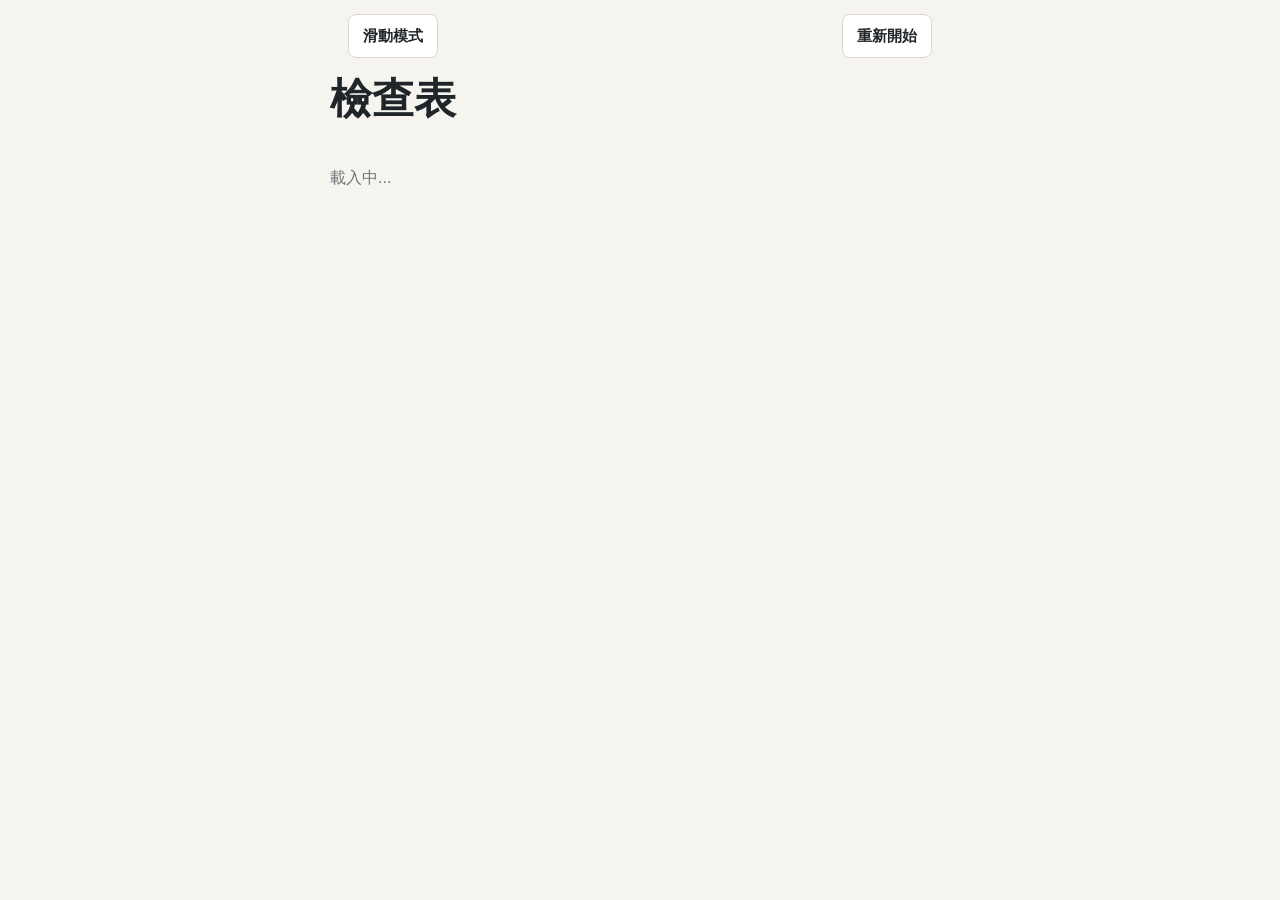
<file: index.html>
<!doctype html>
<html lang="zh-Hant">
  <head>
    <meta charset="utf-8">
    <meta name="viewport" content="width=device-width, initial-scale=1">
    <meta name="theme-color" content="#146c63">
    <meta name="apple-mobile-web-app-capable" content="yes">
    <title>回家檢查表</title>
    <link rel="manifest" href="manifest.webmanifest">
    <link rel="apple-touch-icon" href="icons/icon-180.png">
    <link rel="stylesheet" href="css/base.css">
    <link rel="stylesheet" href="css/home.css">
  </head>
  <body>
    <main class="page home-page">
      <header class="home-header">
        <p class="eyebrow">出門前</p>
        <h1>檢查表</h1>
      </header>

      <section class="checklist-grid" id="checklistGrid" aria-label="全部檢查表">
        <p class="muted">載入中...</p>
      </section>
    </main>

    <script type="module" src="js/home.js"></script>
    <script type="module" src="js/register-sw.js"></script>
  </body>
</html>
</file>
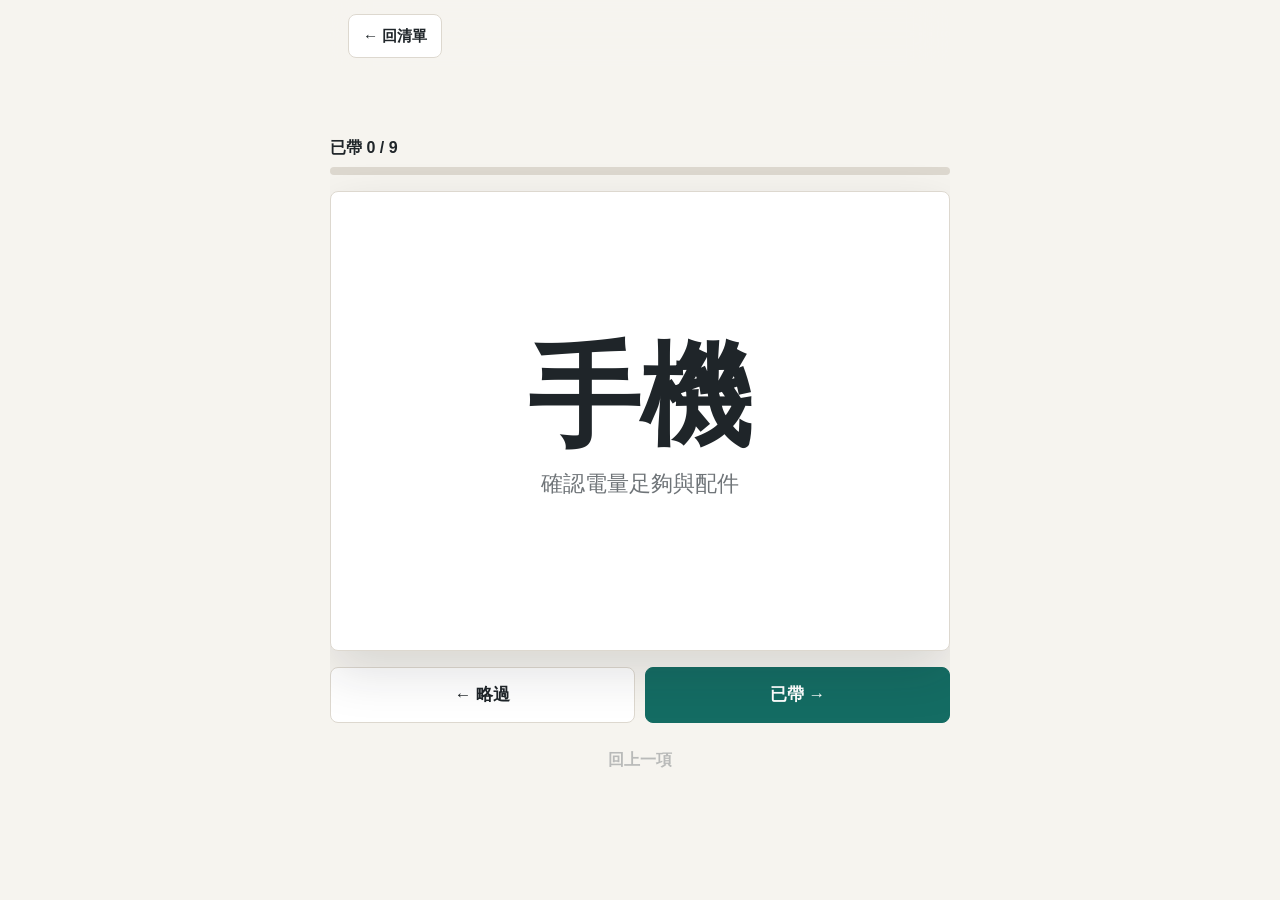
<file: checklist.html>
<!doctype html>
<html lang="zh-Hant">
  <head>
    <meta charset="utf-8">
    <meta name="viewport" content="width=device-width, initial-scale=1">
    <meta name="theme-color" content="#146c63">
    <meta name="apple-mobile-web-app-capable" content="yes">
    <title>滑動模式</title>
    <link rel="manifest" href="manifest.webmanifest">
    <link rel="apple-touch-icon" href="icons/icon-180.png">
    <link rel="stylesheet" href="css/base.css">
    <link rel="stylesheet" href="css/checklist.css">
  </head>
  <body>
    <header class="top-nav">
      <a class="nav-link" id="listLink" href="list.html">← 回清單</a>
    </header>

    <main class="page swipe-page">
      <section class="swipe-shell" id="swipeShell" aria-live="polite">
        <p class="muted">載入中...</p>
      </section>
    </main>

    <script type="module" src="js/checklist-page.js"></script>
    <script type="module" src="js/register-sw.js"></script>
  </body>
</html>
</file>
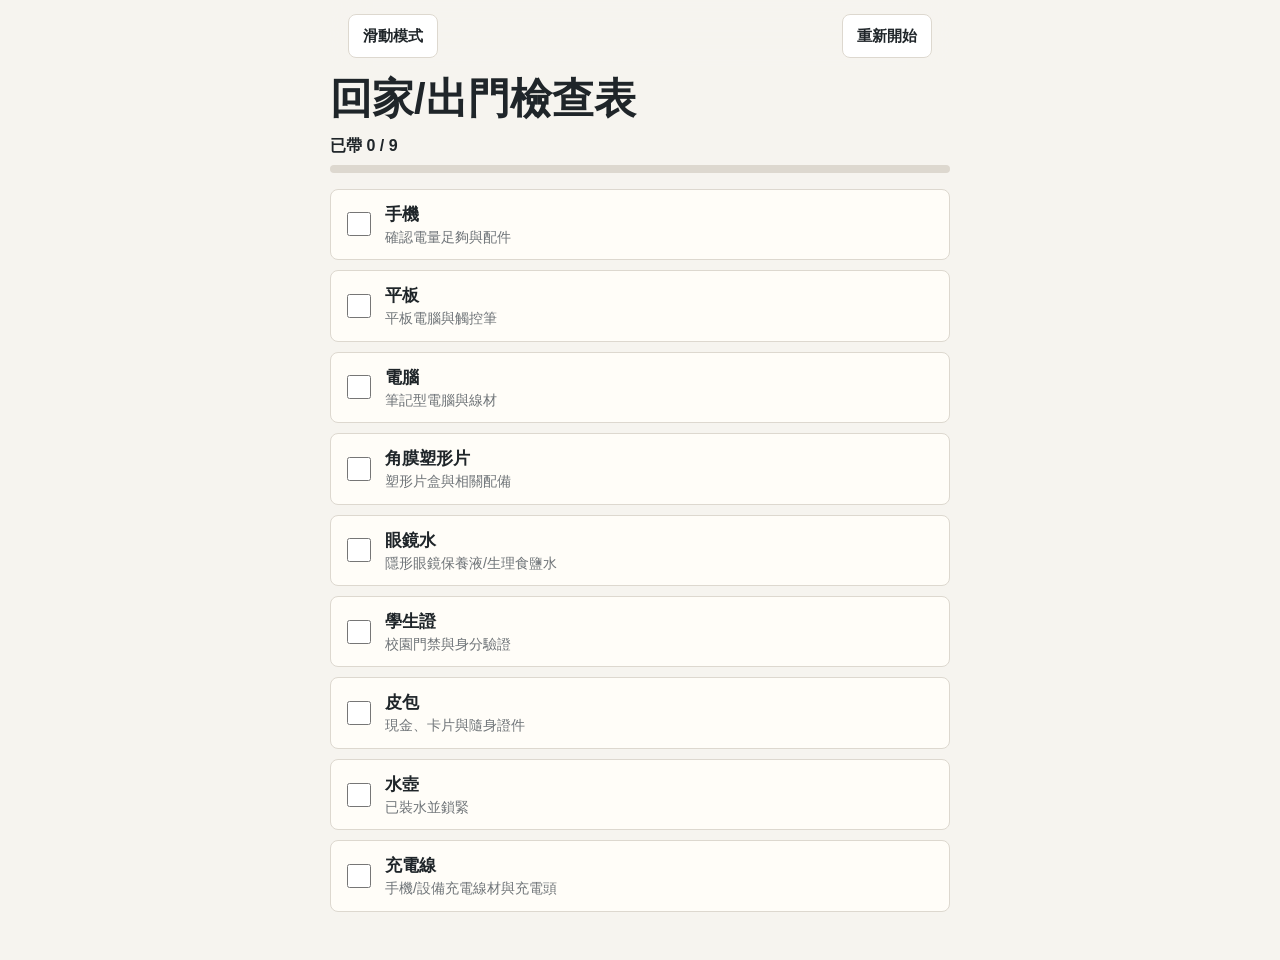
<file: list.html>
<!doctype html>
<html lang="zh-Hant">
  <head>
    <meta charset="utf-8">
    <meta name="viewport" content="width=device-width, initial-scale=1">
    <meta name="theme-color" content="#146c63">
    <meta name="apple-mobile-web-app-capable" content="yes">
    <title>檢查表</title>
    <link rel="manifest" href="manifest.webmanifest">
    <link rel="apple-touch-icon" href="icons/icon-180.png">
    <link rel="stylesheet" href="css/base.css">
    <link rel="stylesheet" href="css/list.css">
  </head>
  <body>
    <header class="top-nav">
      <a class="nav-link" id="swipeLink" href="checklist.html">滑動模式</a>
      <a class="nav-link" id="homeLink" href="index.html" hidden>全部清單</a>
      <button class="nav-link" id="restartButton" type="button">重新開始</button>
    </header>

    <main class="page list-page">
      <header class="list-header">
        <h1 id="listTitle">檢查表</h1>
        <div class="list-status" id="listStatus" aria-live="polite"></div>
      </header>

      <section class="item-list" id="itemList" aria-label="檢查項目">
        <p class="muted">載入中...</p>
      </section>
    </main>

    <script type="module" src="js/list-page.js"></script>
    <script type="module" src="js/register-sw.js"></script>
  </body>
</html>
</file>
<file: css/base.css>
:root {
  color-scheme: light;
  --bg: #f6f4ef;
  --surface: #fffdf8;
  --surface-strong: #ffffff;
  --text: #1f2529;
  --muted: #6f7478;
  --line: #ddd8cf;
  --accent: #146c63;
  --accent-soft: #d9eee9;
  --skip: #8b6f2f;
  --skip-soft: #f1e6c8;
  --shadow: 0 20px 52px rgba(28, 31, 35, 0.14);
  --radius: 8px;
  --top-space: 68px;
  font-family: -apple-system, BlinkMacSystemFont, "Segoe UI", sans-serif;
}

* {
  box-sizing: border-box;
}

html {
  min-height: 100%;
  background: var(--bg);
}

body {
  min-height: 100%;
  margin: 0;
  color: var(--text);
  background: var(--bg);
}

a {
  color: inherit;
  text-decoration: none;
}

button {
  appearance: none;
  font: inherit;
}

.page {
  width: 100%;
  max-width: 620px;
  margin: 0 auto;
  padding: 24px 18px;
}

.top-nav {
  position: fixed;
  z-index: 20;
  top: 0;
  left: 50%;
  display: flex;
  width: min(100%, 620px);
  height: var(--top-space);
  align-items: center;
  justify-content: space-between;
  padding: 14px 18px 10px;
  transform: translateX(-50%);
  background: color-mix(in srgb, var(--bg) 88%, transparent);
  backdrop-filter: blur(18px);
}

.nav-link,
.button {
  display: inline-flex;
  min-height: 44px;
  align-items: center;
  justify-content: center;
  border: 1px solid var(--line);
  border-radius: var(--radius);
  background: var(--surface-strong);
  color: var(--text);
  font-size: 0.95rem;
  font-weight: 700;
  padding: 0 14px;
  cursor: pointer;
}

.button.primary {
  border-color: var(--accent);
  background: var(--accent);
  color: #ffffff;
}

.button.full {
  width: 100%;
}

.button:disabled,
.button[disabled] {
  opacity: 0.45;
  cursor: not-allowed;
  pointer-events: none;
}


.eyebrow {
  margin: 0 0 8px;
  color: var(--muted);
  font-size: 0.78rem;
  font-weight: 800;
  letter-spacing: 0;
  text-transform: uppercase;
}

h1,
h2,
p {
  overflow-wrap: anywhere;
}

h1 {
  margin: 0;
  font-size: clamp(2.2rem, 13vw, 4.8rem);
  line-height: 0.95;
  letter-spacing: 0;
}

.muted {
  color: var(--muted);
}

[hidden] {
  display: none !important;
}

.progress {
  display: grid;
  gap: 8px;
}

.progress-label {
  margin: 0;
  color: var(--text);
  font-weight: 800;
}

.progress-track {
  height: 8px;
  overflow: hidden;
  border-radius: 999px;
  background: var(--line);
}

.progress-fill {
  height: 100%;
  border-radius: inherit;
  background: var(--accent);
  transition: width 0.2s ease;
}

.error-state {
  margin-top: var(--top-space);
  padding: 24px;
  border: 1px solid var(--line);
  border-radius: var(--radius);
  background: var(--surface);
}

@media (min-width: 720px) {
  .page {
    padding-inline: 0;
  }
}
</file>
<file: css/home.css>
.home-page {
  min-height: 100svh;
  padding-top: 44px;
}

.home-header {
  margin-bottom: 34px;
}

.checklist-grid {
  display: grid;
  gap: 12px;
}

.checklist-card {
  display: grid;
  min-height: 132px;
  align-content: space-between;
  border: 1px solid var(--line);
  border-radius: var(--radius);
  background: var(--surface);
  box-shadow: 0 10px 30px rgba(28, 31, 35, 0.07);
  padding: 18px;
}

.checklist-card h2 {
  margin: 0 0 8px;
  font-size: 1.45rem;
}

.checklist-card p {
  margin: 0;
  color: var(--muted);
  line-height: 1.45;
}

.card-footer {
  display: flex;
  align-items: center;
  justify-content: space-between;
  margin-top: 20px;
  color: var(--accent);
  font-weight: 800;
}
</file>
<file: css/checklist.css>
.swipe-page {
  min-height: 100svh;
  overflow-x: clip;
  padding-top: var(--top-space);
}

.swipe-shell {
  display: grid;
  min-height: calc(100svh - var(--top-space) - 24px);
  align-content: center;
  gap: 16px;
  padding-bottom: 24px;
}

.card-stage {
  position: relative;
  display: grid;
  min-height: min(52svh, 460px);
  align-items: stretch;
  touch-action: pan-y;
}

.swipe-card {
  position: relative;
  display: grid;
  min-height: min(52svh, 460px);
  align-content: center;
  border: 1px solid var(--line);
  border-radius: var(--radius);
  background: var(--surface-strong);
  box-shadow: var(--shadow);
  padding: 28px;
  user-select: none;
  will-change: transform;
}

.swipe-card.is-animating {
  transition: transform 180ms ease, opacity 180ms ease;
}

.swipe-card h1 {
  font-size: clamp(3rem, 18vw, 7rem);
  text-align: center;
}

.item-subtitle {
  max-width: 28rem;
  margin: 18px auto 0;
  color: var(--muted);
  font-size: clamp(1rem, 5vw, 1.35rem);
  line-height: 1.35;
  text-align: center;
}

.card-status {
  margin: 14px 0 0;
  color: var(--accent);
  font-weight: 800;
  text-align: center;
}

.swipe-label {
  position: absolute;
  top: 18px;
  border-radius: var(--radius);
  font-weight: 900;
  opacity: 0;
  padding: 8px 10px;
  pointer-events: none;
}

.swipe-label.confirm {
  left: 18px;
  background: var(--accent-soft);
  color: var(--accent);
}

.swipe-label.skip {
  right: 18px;
  background: var(--skip-soft);
  color: var(--skip);
}

.decision-row {
  display: grid;
  grid-template-columns: 1fr 1fr;
  gap: 10px;
}

.decision-row .button {
  min-height: 56px;
  font-size: 1.05rem;
}

.text-button {
  min-height: 44px;
  border: 0;
  background: none;
  color: var(--muted);
  font-weight: 700;
  cursor: pointer;
}

.text-button:disabled {
  opacity: 0.45;
  cursor: not-allowed;
}
</file>
<file: css/list.css>
.list-page {
  min-height: 100svh;
  padding-top: calc(var(--top-space) + 8px);
}

.list-header {
  display: grid;
  gap: 14px;
  margin-bottom: 16px;
}

.list-header h1 {
  font-size: clamp(1.7rem, 8vw, 2.6rem);
  line-height: 1.1;
}

.list-status {
  display: grid;
  gap: 12px;
}

.done-banner {
  display: grid;
  gap: 2px;
  margin: 0;
  border-radius: var(--radius);
  background: var(--accent-soft);
  color: var(--accent);
  padding: 12px 14px;
}

.item-list {
  display: grid;
  gap: 10px;
  padding-bottom: 24px;
}

.list-item {
  display: grid;
  grid-template-columns: auto 1fr auto;
  width: 100%;
  gap: 14px;
  align-items: center;
  min-height: 64px;
  border: 1px solid var(--line);
  border-radius: var(--radius);
  background: var(--surface);
  color: var(--text);
  padding: 12px 16px;
  text-align: left;
  cursor: pointer;
  transition: background 0.15s ease, border-color 0.15s ease;
  -webkit-tap-highlight-color: transparent;
}

.list-item.confirmed {
  background: color-mix(in srgb, var(--accent-soft) 25%, var(--surface));
  border-color: color-mix(in srgb, var(--accent) 40%, var(--line));
}

.list-item.skipped {
  background: color-mix(in srgb, var(--skip-soft) 30%, var(--surface));
}

.item-checkbox {
  width: 24px;
  height: 24px;
  margin: 0;
  accent-color: var(--accent);
  cursor: pointer;
}

.item-copy {
  display: block;
  min-width: 0;
}

.item-copy strong {
  display: block;
  font-size: 1.08rem;
}

.list-item.confirmed .item-copy strong {
  text-decoration: line-through;
  opacity: 0.85;
}

.item-copy span {
  display: block;
  margin-top: 2px;
  color: var(--muted);
  font-size: 0.9rem;
  line-height: 1.35;
}

.item-badge {
  color: var(--accent);
  font-size: 0.9rem;
  font-weight: 800;
}

.list-item.skipped .item-badge {
  color: var(--skip);
}
</file>
